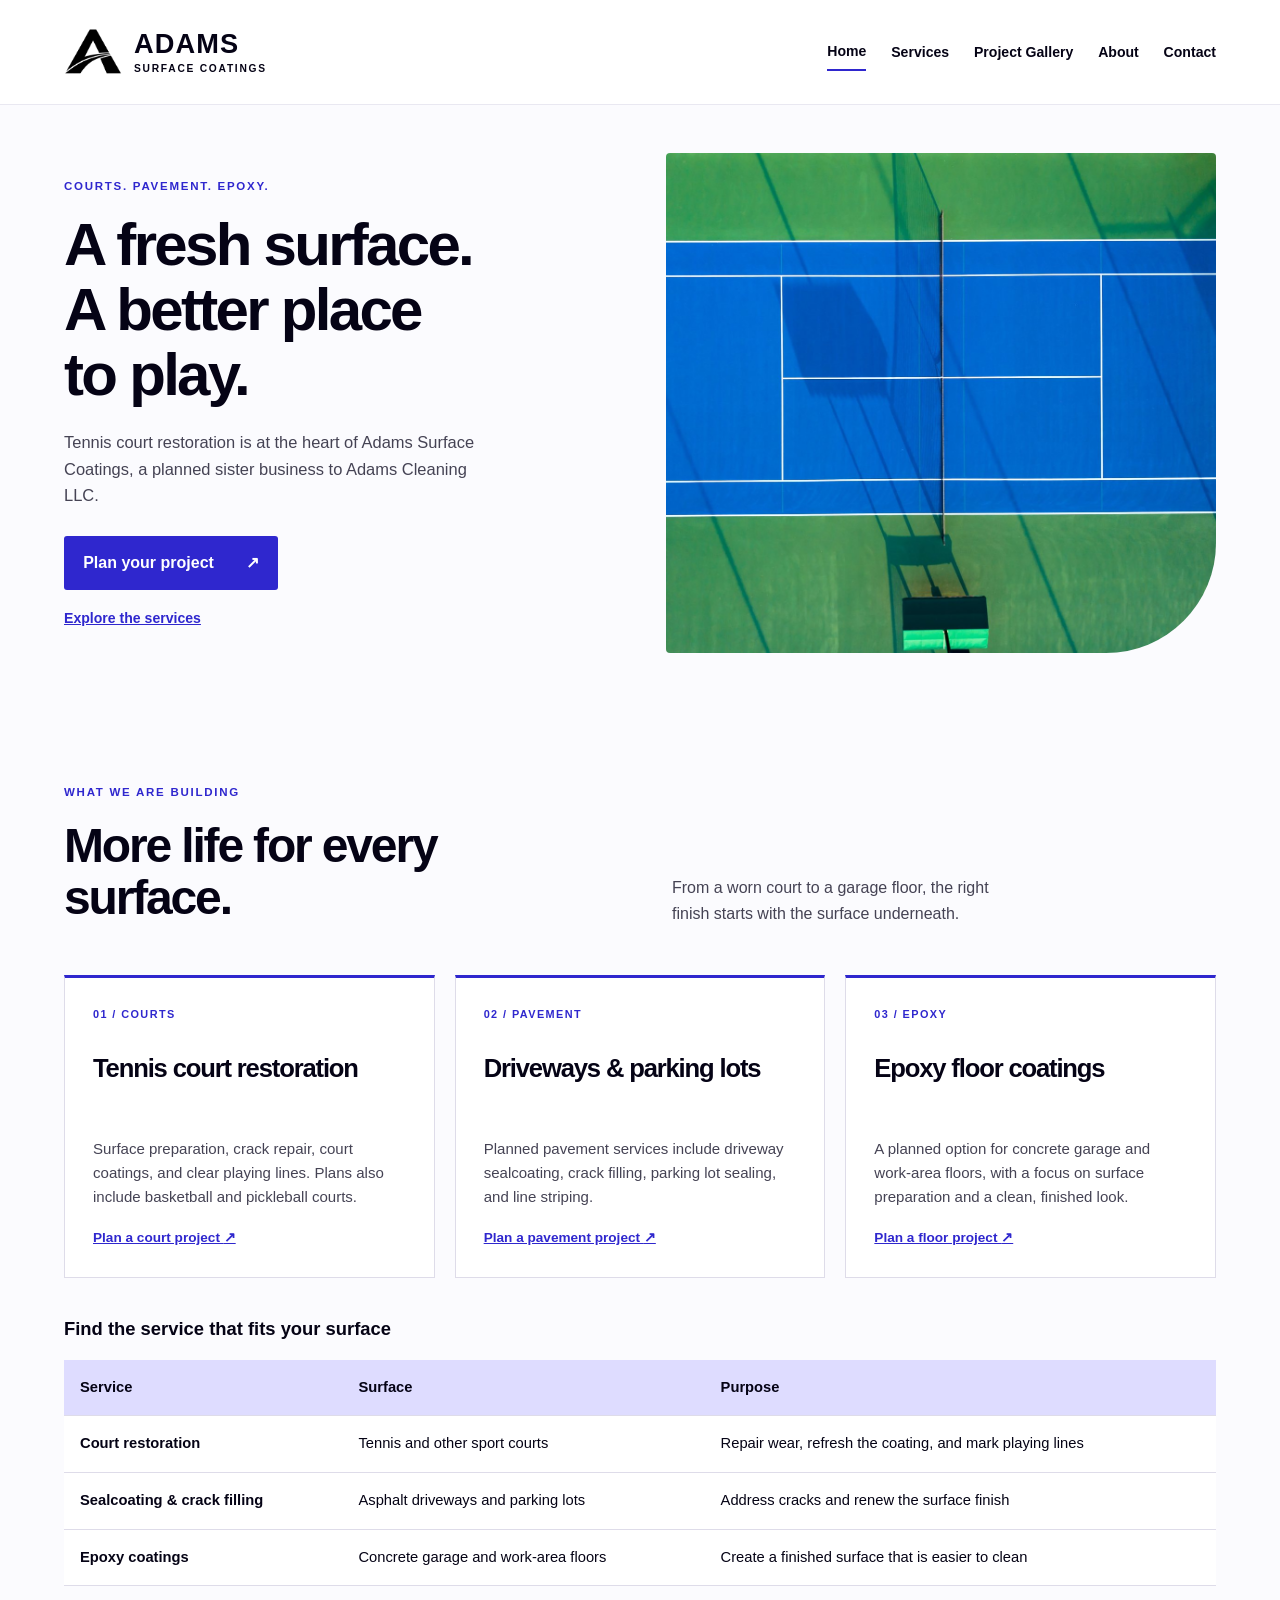
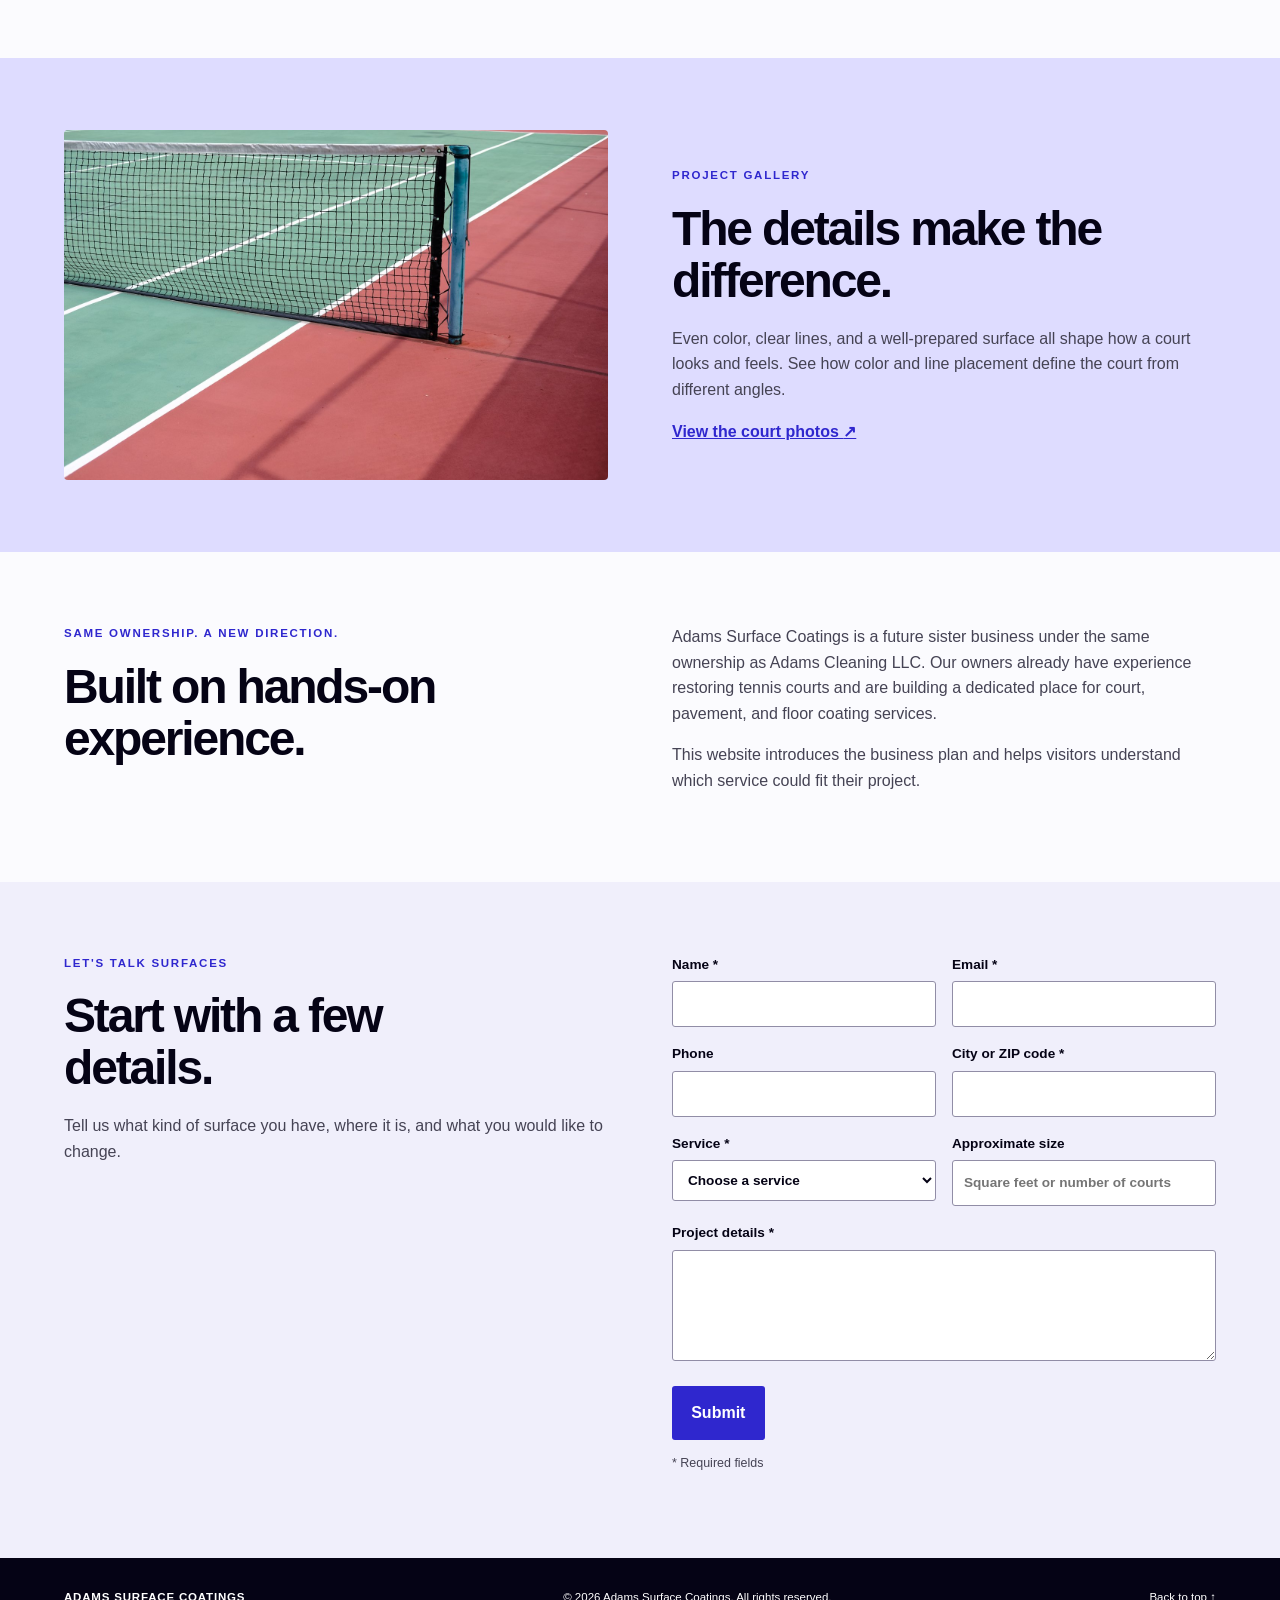
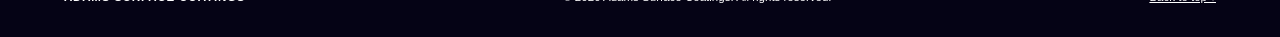
<file: index.html>
<!DOCTYPE html>
<html lang="en">
<head>
  <meta charset="utf-8">
  <meta name="viewport" content="width=device-width, initial-scale=1">
  <meta name="description" content="Explore tennis court restoration, pavement sealcoating, and epoxy flooring plans from Adams Surface Coatings.">
  <title>Adams Surface Coatings | Courts, Pavement &amp; Epoxy</title>
  <link rel="stylesheet" href="styles.css?v=2">
  <link rel="icon" href="logo.png?v=20261102" type="image/png">
</head>
<body>
  <a class="skip-link" href="#main">Skip to content</a>
  <header class="site-header" id="home">
    <div class="container header-inner">
      <a class="brand" href="#home" aria-label="Adams Surface Coatings home">
        <img src="logo.png?v=20261102" alt="" width="58" height="58">
        <span>ADAMS<small>SURFACE COATINGS</small></span>
      </a>
      <nav aria-label="Main navigation">
        <a href="#home" aria-current="page">Home</a>
        <a href="services.html">Services</a>
        <a href="gallery.html">Project Gallery</a>
        <a href="#about">About</a>
        <a href="#contact">Contact</a>
      </nav>
    </div>
  </header>
  <main id="main">
    <section class="hero" aria-labelledby="hero-title">
      <div class="container hero-grid">
        <div class="hero-copy">
          <p class="eyebrow">COURTS. PAVEMENT. EPOXY.</p>
          <h1 id="hero-title">A fresh surface.<br>A better place<br>to play.</h1>
          <p class="intro">Tennis court restoration is at the heart of Adams Surface Coatings, a planned sister business to Adams Cleaning LLC.</p>
          <a class="button" href="#contact">Plan your project <span aria-hidden="true">↗</span></a>
          <a class="text-link" href="services.html">Explore the services</a>
        </div>
        <figure class="hero-photo">
          <img src="tennis-court.jpg?v=2" alt="Blue tennis court with crisp white lines and a green surrounding surface, viewed from above" width="1440" height="1079">
        </figure>
      </div>
    </section>
    <section class="services section" id="services" aria-labelledby="services-title">
      <div class="container">
        <div class="section-heading"><div><p class="eyebrow">WHAT WE ARE BUILDING</p><h2 id="services-title">More life for every surface.</h2></div><p>From a worn court to a garage floor, the right finish starts with the surface underneath.</p></div>
        <div class="service-grid">
          <article class="service-card"><span class="card-number">01 / COURTS</span><h3>Tennis court restoration</h3><p>Surface preparation, crack repair, court coatings, and clear playing lines. Plans also include basketball and pickleball courts.</p><a href="#contact">Plan a court project <span aria-hidden="true">↗</span></a></article>
          <article class="service-card"><span class="card-number">02 / PAVEMENT</span><h3>Driveways &amp; parking lots</h3><p>Planned pavement services include driveway sealcoating, crack filling, parking lot sealing, and line striping.</p><a href="#contact">Plan a pavement project <span aria-hidden="true">↗</span></a></article>
          <article class="service-card"><span class="card-number">03 / EPOXY</span><h3>Epoxy floor coatings</h3><p>A planned option for concrete garage and work-area floors, with a focus on surface preparation and a clean, finished look.</p><a href="#contact">Plan a floor project <span aria-hidden="true">↗</span></a></article>
        </div>
        <div class="table-wrap">
          <table>
            <caption>Find the service that fits your surface</caption>
            <thead><tr><th scope="col">Service</th><th scope="col">Surface</th><th scope="col">Purpose</th></tr></thead>
            <tbody>
              <tr><th scope="row">Court restoration</th><td>Tennis and other sport courts</td><td>Repair wear, refresh the coating, and mark playing lines</td></tr>
              <tr><th scope="row">Sealcoating &amp; crack filling</th><td>Asphalt driveways and parking lots</td><td>Address cracks and renew the surface finish</td></tr>
              <tr><th scope="row">Epoxy coatings</th><td>Concrete garage and work-area floors</td><td>Create a finished surface that is easier to clean</td></tr>
            </tbody>
          </table>
        </div>
      </div>
    </section>
    <section class="gallery section" id="gallery" aria-labelledby="gallery-title">
      <div class="container gallery-grid">
        <img src="court-detail.jpg?v=2" alt="A tennis net stretching across a red and green outdoor court" width="1440" height="960" loading="lazy">
        <div><p class="eyebrow">PROJECT GALLERY</p><h2 id="gallery-title">The details make the difference.</h2><p>Even color, clear lines, and a well-prepared surface all shape how a court looks and feels. See how color and line placement define the court from different angles.</p><a class="text-link" href="gallery.html">View the court photos <span aria-hidden="true">↗</span></a></div>
      </div>
    </section>
    <section class="about section" id="about" aria-labelledby="about-title">
      <div class="container about-grid"><div><p class="eyebrow">SAME OWNERSHIP. A NEW DIRECTION.</p><h2 id="about-title">Built on hands-on experience.</h2></div><div><p>Adams Surface Coatings is a future sister business under the same ownership as Adams Cleaning LLC. Our owners already have experience restoring tennis courts and are building a dedicated place for court, pavement, and floor coating services.</p><p>This website introduces the business plan and helps visitors understand which service could fit their project.</p></div></div>
    </section>
    <section class="contact section" id="contact" aria-labelledby="contact-title">
      <div class="container contact-grid">
        <div><p class="eyebrow">LET'S TALK SURFACES</p><h2 id="contact-title">Start with a few details.</h2><p>Tell us what kind of surface you have, where it is, and what you would like to change.</p></div>
        <form action="#" method="get">
          <div class="form-grid">
            <label>Name *<input type="text" name="name" autocomplete="name" required></label>
            <label>Email *<input type="email" name="email" autocomplete="email" required></label>
            <label>Phone<input type="tel" name="phone" autocomplete="tel"></label>
            <label>City or ZIP code *<input type="text" name="location" required></label>
            <label>Service *<select name="service" required><option value="">Choose a service</option><option>Court restoration</option><option>Driveway or parking lot</option><option>Epoxy floor coating</option></select></label>
            <label>Approximate size<input type="text" name="size" placeholder="Square feet or number of courts"></label>
            <label class="full-width">Project details *<textarea name="details" rows="4" required></textarea></label>
          </div>
          <button class="button" type="submit">Submit</button>
          <p class="form-note">* Required fields</p>
        </form>
      </div>
    </section>
  </main>
  <footer><div class="container footer-inner"><a class="footer-name" href="#home">ADAMS SURFACE COATINGS</a><p>© 2026 Adams Surface Coatings. All rights reserved.</p><a href="#home">Back to top ↑</a></div></footer>
</body>
</html>
</file>
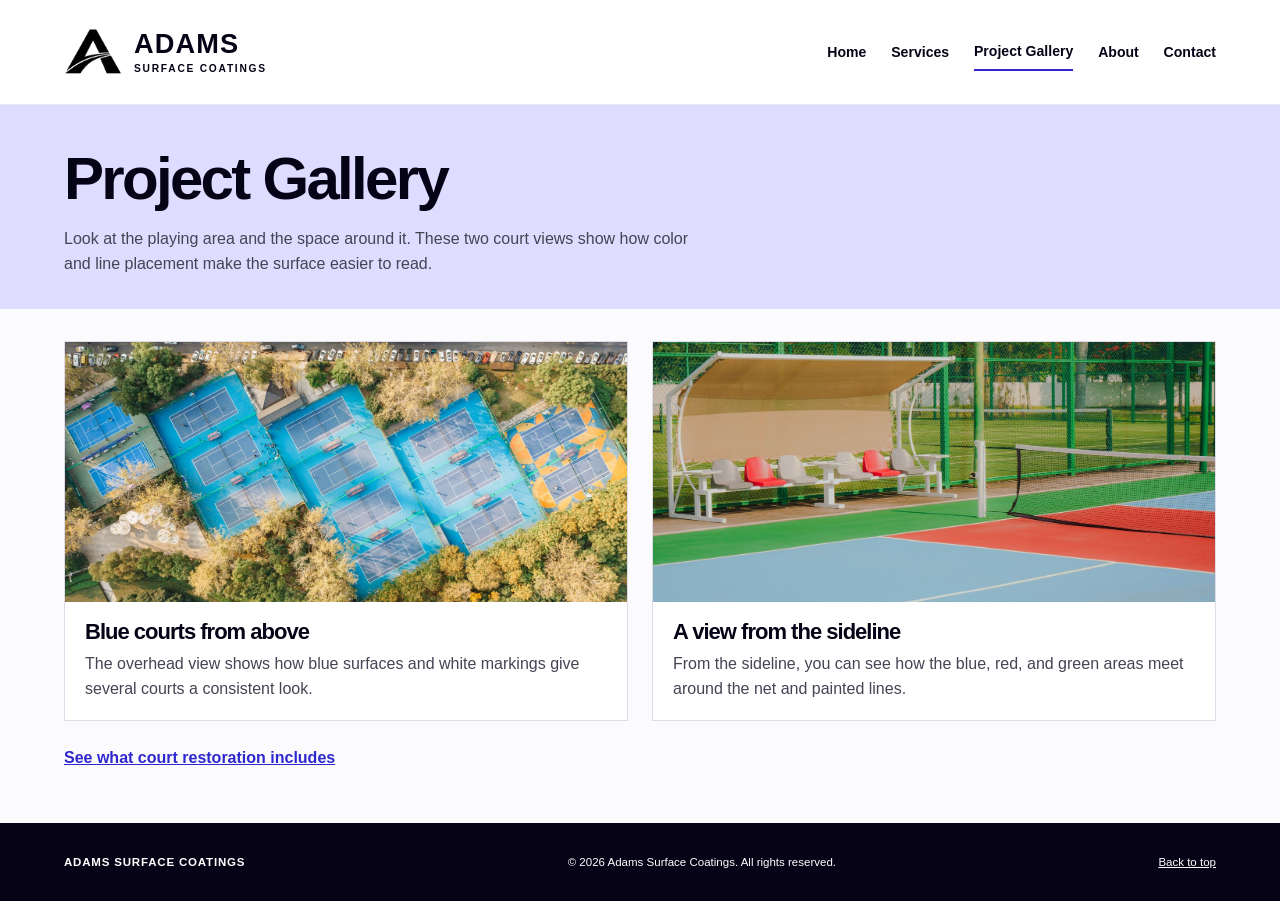
<file: gallery.html>
<!DOCTYPE html>
<html lang="en">
<head>
  <meta charset="utf-8">
  <meta name="viewport" content="width=device-width, initial-scale=1">
  <meta name="description" content="See examples of tennis court colors, playing lines, and surface details in the Adams Surface Coatings gallery.">
  <title>Project Gallery | Adams Surface Coatings</title>
  <link rel="stylesheet" href="styles.css?v=2">
  <link rel="icon" href="logo.png?v=20261102" type="image/png">
</head>
<body>
  <a class="skip-link" href="#main">Skip to content</a>
  <header class="site-header" id="top">
    <div class="container header-inner">
      <a class="brand" href="index.html" aria-label="Adams Surface Coatings home">
        <img src="logo.png?v=20261102" alt="" width="58" height="58">
        <span>ADAMS<small>SURFACE COATINGS</small></span>
      </a>
      <nav aria-label="Main navigation">
        <a href="index.html">Home</a>
        <a href="services.html">Services</a>
        <a href="gallery.html" aria-current="page">Project Gallery</a>
        <a href="index.html#about">About</a>
        <a href="index.html#contact">Contact</a>
      </nav>
    </div>
  </header>
  <main id="main">
    <section class="page-intro">
      <div class="container">
        <h1>Project Gallery</h1>
        <p>Look at the playing area and the space around it. These two court views show how color and line placement make the surface easier to read.</p>
      </div>
    </section>
    <section class="page-content" aria-label="Tennis court photos">
      <div class="container">
        <div class="page-photos">
          <figure class="photo-card">
            <img src="gallery-aerial.jpg" alt="Aerial view of blue tennis courts surrounded by trees" width="1440" height="959">
            <figcaption>
              <h2>Blue courts from above</h2>
              <p>The overhead view shows how blue surfaces and white markings give several courts a consistent look.</p>
            </figcaption>
          </figure>
          <figure class="photo-card">
            <img src="gallery-sideline.jpg" alt="Blue, red, and green tennis court with benches along the sideline" width="1440" height="929">
            <figcaption>
              <h2>A view from the sideline</h2>
              <p>From the sideline, you can see how the blue, red, and green areas meet around the net and painted lines.</p>
            </figcaption>
          </figure>
        </div>
        <p class="page-link"><a class="text-link" href="services.html">See what court restoration includes</a></p>
      </div>
    </section>
  </main>
  <footer>
    <div class="container footer-inner">
      <a class="footer-name" href="index.html">ADAMS SURFACE COATINGS</a>
      <p>© 2026 Adams Surface Coatings. All rights reserved.</p>
      <a href="#top">Back to top</a>
    </div>
  </footer>
</body>
</html>
</file>
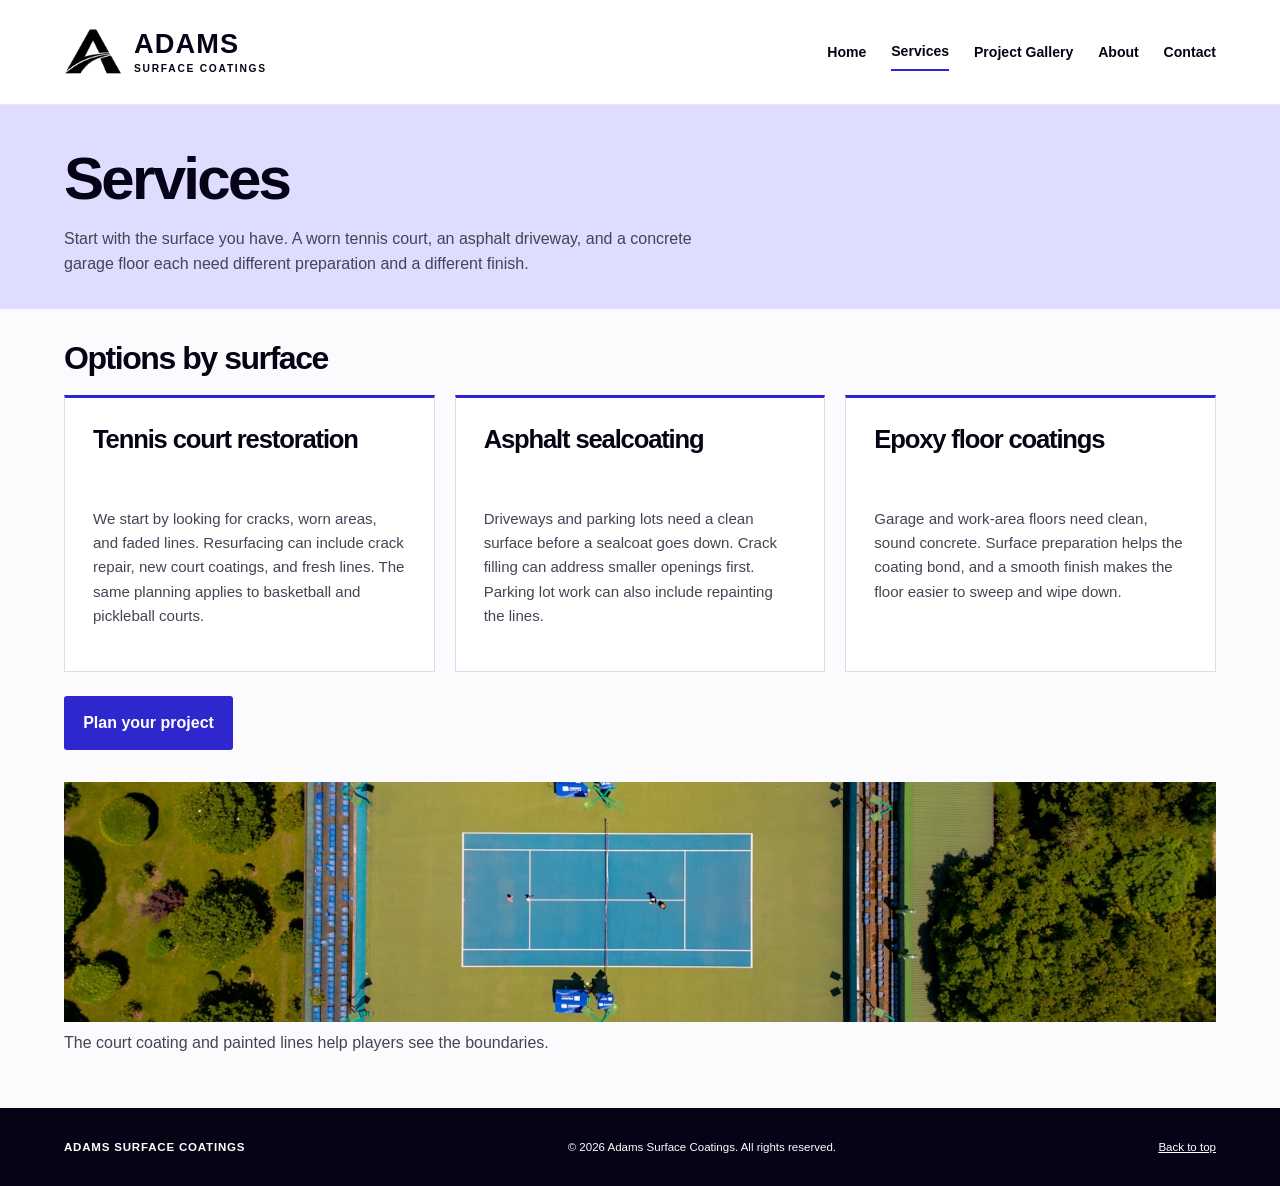
<file: services.html>
<!DOCTYPE html>
<html lang="en">
<head>
  <meta charset="utf-8">
  <meta name="viewport" content="width=device-width, initial-scale=1">
  <meta name="description" content="Compare tennis court restoration, asphalt sealcoating, and epoxy floor coatings from Adams Surface Coatings.">
  <title>Services | Adams Surface Coatings</title>
  <link rel="stylesheet" href="styles.css?v=2">
  <link rel="icon" href="logo.png?v=20261102" type="image/png">
</head>
<body>
  <a class="skip-link" href="#main">Skip to content</a>
  <header class="site-header" id="top">
    <div class="container header-inner">
      <a class="brand" href="index.html" aria-label="Adams Surface Coatings home">
        <img src="logo.png?v=20261102" alt="" width="58" height="58">
        <span>ADAMS<small>SURFACE COATINGS</small></span>
      </a>
      <nav aria-label="Main navigation">
        <a href="index.html">Home</a>
        <a href="services.html" aria-current="page">Services</a>
        <a href="gallery.html">Project Gallery</a>
        <a href="index.html#about">About</a>
        <a href="index.html#contact">Contact</a>
      </nav>
    </div>
  </header>
  <main id="main">
    <section class="page-intro">
      <div class="container">
        <h1>Services</h1>
        <p>Start with the surface you have. A worn tennis court, an asphalt driveway, and a concrete garage floor each need different preparation and a different finish.</p>
      </div>
    </section>
    <section class="page-content" aria-labelledby="surface-title">
      <div class="container">
        <h2 id="surface-title">Options by surface</h2>
        <div class="service-grid">
          <article class="service-card">
            <h3>Tennis court restoration</h3>
            <p>We start by looking for cracks, worn areas, and faded lines. Resurfacing can include crack repair, new court coatings, and fresh lines. The same planning applies to basketball and pickleball courts.</p>
          </article>
          <article class="service-card">
            <h3>Asphalt sealcoating</h3>
            <p>Driveways and parking lots need a clean surface before a sealcoat goes down. Crack filling can address smaller openings first. Parking lot work can also include repainting the lines.</p>
          </article>
          <article class="service-card">
            <h3>Epoxy floor coatings</h3>
            <p>Garage and work-area floors need clean, sound concrete. Surface preparation helps the coating bond, and a smooth finish makes the floor easier to sweep and wipe down.</p>
          </article>
        </div>
        <p class="page-link"><a class="button" href="index.html#contact">Plan your project</a></p>
        <figure class="service-photo">
          <img src="service-court.jpg?v=2" alt="Aerial view of a blue tennis court framed by trees"
               width="1440" height="300" loading="lazy">
          <figcaption>The court coating and painted lines help players see the boundaries.</figcaption>
        </figure>
      </div>
    </section>
  </main>
  <footer>
    <div class="container footer-inner">
      <a class="footer-name" href="index.html">ADAMS SURFACE COATINGS</a>
      <p>© 2026 Adams Surface Coatings. All rights reserved.</p>
      <a href="#top">Back to top</a>
    </div>
  </footer>
</body>
</html>
</file>
<file: styles.css>
* { box-sizing: border-box; }
body { margin: 0; color: #050315; background: #fbfbfe; font-family: Arial, Helvetica, sans-serif; line-height: 1.6; }
img { display: block; max-width: 100%; height: auto; }
a { color: #2f27ce; text-decoration: underline; }
a:hover { color: #433bff; }
a:focus, button:focus, input:focus, select:focus, textarea:focus { outline: 3px solid #433bff; outline-offset: 5px; }
h1, h2, h3, p, figure { margin-top: 0; }
h1, h2, h3 { line-height: 1.08; letter-spacing: -.045em; }
h1 { font-size: 60px; margin-bottom: 1.35rem; }
h2 { font-size: 48px; margin-bottom: 1.2rem; }
h3 { font-size: 1.6rem; }
.container { width: 90%; max-width: 1180px; margin: 0 auto; }
.skip-link { position: absolute; left: 1rem; top: -6rem; z-index: 10; background: white; padding: 1rem; }
.skip-link:focus { top: 1rem; }
.site-header { background: white; border-bottom: 1px solid #e9e8f1; }
.header-inner, .brand, nav, .footer-inner { display: flex; align-items: center; }
.header-inner { min-height: 104px; justify-content: space-between; gap: 2rem; }
.brand { gap: .75rem; color: #050315; text-decoration: none; line-height: 1; font-size: 1.7rem; font-weight: 800; letter-spacing: .04em; }
.brand img { width: 58px; height: 58px; object-fit: contain; }
.brand small { display: block; font-size: .64rem; letter-spacing: .17em; margin-top: .45rem; }
nav { flex-wrap: wrap; gap: 1.55rem; }
nav a { color: #050315; font-size: .88rem; font-weight: 600; text-decoration: none; padding: .45rem 0; }
nav a[aria-current] { border-bottom: 2px solid #2f27ce; }
.hero { padding: 48px 0 58px; }
.hero-grid { display: grid; grid-template-columns: 1fr 1fr; gap: 52px; align-items: center; }
.eyebrow { color: #2f27ce; font-size: .72rem; font-weight: 700; letter-spacing: .15em; margin-bottom: 1.15rem; }
.intro { max-width: 420px; color: #454354; font-size: 1.03rem; margin-bottom: 1.7rem; }
.hero-photo { margin: 0; background: #dedcff; border-radius: 4px 4px 110px 4px; overflow: hidden; }
.hero-photo img { width: 100%; height: 500px; object-fit: cover; }
.button { display: inline-flex; gap: 2rem; align-items: center; justify-content: space-between; border: 0; border-radius: 3px; padding: .9rem 1.2rem; background: #2f27ce; color: white; font: inherit; font-weight: 600; text-decoration: none; cursor: pointer; }
.button:hover { background: #241da2; color: white; }
.text-link { display: inline-block; font-weight: 600; }
.hero .text-link { display: block; margin-top: 1.05rem; font-size: .88rem; }
.section { padding: 72px 0; }
.section-heading { display: grid; grid-template-columns: 1fr 1fr; align-items: end; gap: 4rem; margin-bottom: 2rem; }
.section-heading p:last-child { color: #454354; max-width: 350px; }
.service-grid { display: grid; grid-template-columns: 1fr 1fr 1fr; gap: 20px; }
.service-card { padding: 28px; background: white; border: 1px solid #dedce9; border-top: 3px solid #2f27ce; }
.card-number { display: block; color: #2f27ce; font-size: .68rem; letter-spacing: .13em; font-weight: 700; margin-bottom: 2rem; }
.service-card h3 { min-height: 3.5rem; }
.service-card p { color: #454354; font-size: .94rem; }
.service-card a { font-size: .85rem; font-weight: 700; }
.table-wrap { margin-top: 36px; overflow-x: auto; }
table { border-collapse: collapse; width: 100%; background: white; font-size: .92rem; }
caption { text-align: left; font-size: 1.15rem; font-weight: 700; padding-bottom: 1rem; }
th, td { border-bottom: 1px solid #dedce9; padding: 16px; text-align: left; }
thead { background: #dedcff; }
tbody th { font-weight: 600; }
.gallery { background: #dedcff; }
.gallery-grid, .about-grid, .contact-grid { display: grid; grid-template-columns: 1fr 1fr; gap: 64px; align-items: center; }
.gallery-grid img { width: 100%; height: 350px; object-fit: cover; border-radius: 4px; }
.gallery-grid p, .about p, .contact p { color: #454354; }
.gallery-grid .eyebrow, .about .eyebrow, .contact .eyebrow { color: #2f27ce; }
.about-grid, .contact-grid { align-items: start; }
.contact { background: #f0effb; }
.contact h2 { max-width: 400px; }
.form-grid { display: grid; grid-template-columns: 1fr 1fr; gap: 16px; }
label { display: block; font-size: .85rem; font-weight: 600; }
input, select, textarea { width: 100%; min-width: 0; margin-top: 6px; padding: 11px; border: 1px solid #918da6; border-radius: 3px; color: #050315; background: white; font: inherit; }
textarea { resize: vertical; }
.full-width { grid-column: 1 / -1; }
form .button { margin-top: 18px; }
.form-note { font-size: .78rem; margin-top: 14px; }
footer { background: #050315; color: white; padding: 30px 0; }
.footer-inner { justify-content: space-between; gap: 24px; flex-wrap: wrap; font-size: .72rem; }
.footer-inner p { margin: 0; }
footer a { color: white; }
.footer-name { font-weight: 700; letter-spacing: .07em; text-decoration: none; }

.page-intro {
  padding: 42px 0 32px;
  background: #dedcff;
}
.page-intro h1 {
  margin-bottom: 14px;
}
.page-intro p {
  max-width: 650px;
  margin-bottom: 0;
  color: #454354;
}
.page-content {
  padding: 32px 0 52px;
}
.page-content h2 {
  font-size: 32px;
}
.page-photos {
  display: grid;
  grid-template-columns: 1fr 1fr;
  gap: 24px;
}
.photo-card {
  margin: 0;
  border: 1px solid #dedce9;
  background: white;
}
.photo-card img {
  width: 100%;
  height: 260px;
  object-fit: cover;
}
.photo-card figcaption {
  padding: 18px 20px;
}
.photo-card h2 {
  margin-bottom: 7px;
  font-size: 22px;
}
.photo-card p {
  margin-bottom: 0;
  color: #454354;
}
.page-link {
  margin: 24px 0 0;
}
.service-photo {
  margin: 32px 0 0;
}
.service-photo img {
  width: 100%;
  height: 240px;
  object-fit: cover;
}
.service-photo figcaption {
  margin-top: 8px;
  color: #454354;
}

@media (max-width: 850px) {
  .header-inner { padding-top: 20px; padding-bottom: 20px; flex-direction: column; align-items: flex-start; gap: 18px; }
  h1 { font-size: 48px; }
  h2 { font-size: 36px; }
  nav { gap: 1rem; }
  .hero-grid { gap: 28px; }
  .hero-photo img { height: 420px; }
  .service-grid { grid-template-columns: 1fr; }
  .service-card h3 { min-height: 0; }
  .card-number { margin-bottom: 1rem; }
  .section-heading, .gallery-grid, .about-grid, .contact-grid { grid-template-columns: 1fr; gap: 24px; }
}
@media (max-width: 600px) {
  .container { width: 90%; }
  nav { gap: .85rem; }
  nav a { font-size: .77rem; }
  h1 { font-size: 44px; }
  h2 { font-size: 32px; }
  .hero { padding-top: 32px; padding-bottom: 32px; }
  .hero-grid { grid-template-columns: 1fr; }
  .hero-photo img { height: 330px; }
  .section { padding-top: 48px; padding-bottom: 48px; }
  .form-grid { grid-template-columns: 1fr; }
  .gallery-grid img { height: 290px; }
  .page-photos { grid-template-columns: 1fr; }
  .photo-card img { height: 220px; }
  th, td { padding: 12px; font-size: .8rem; }
}
</file>
